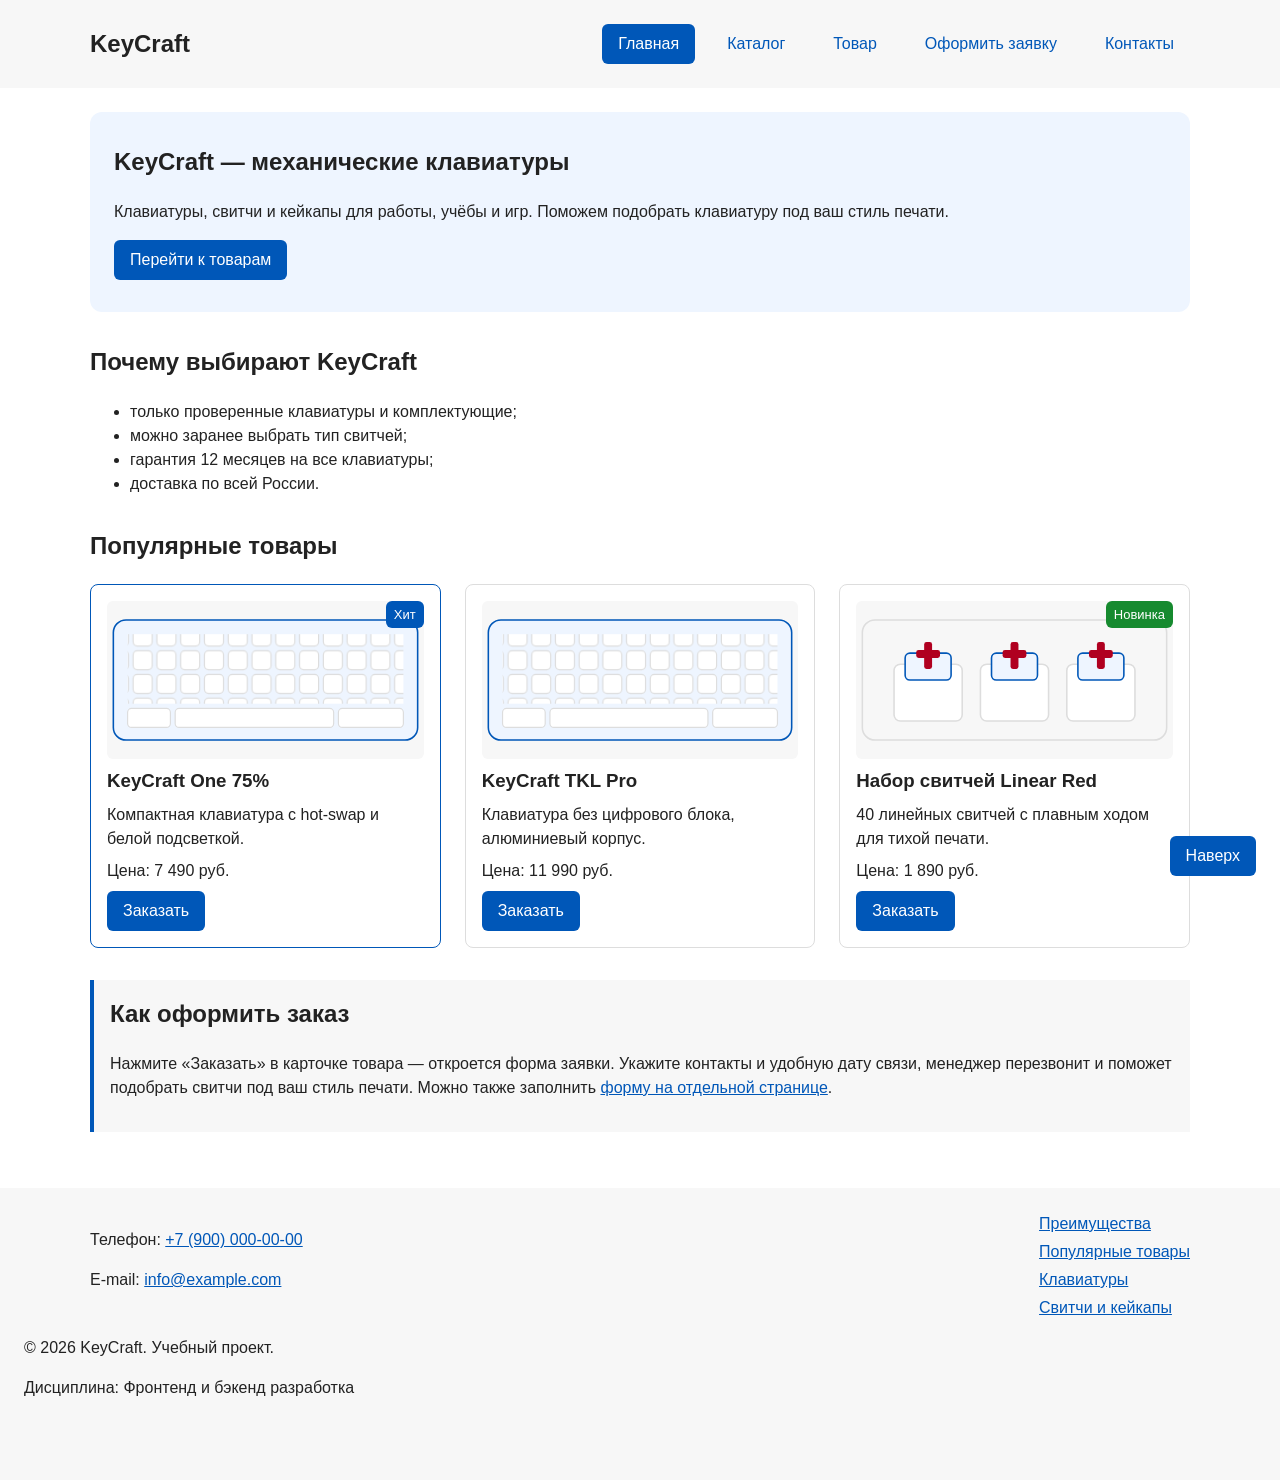
<file: index.html>
<!DOCTYPE html>
<html lang="ru">

<head>
    <meta charset="UTF-8">
    <meta name="viewport" content="width=device-width, initial-scale=1.0">
    <meta name="description" content="Магазин механических клавиатур KeyCraft: клавиатуры, свитчи и кейкапы с доставкой по России.">
    <title>KeyCraft — магазин механических клавиатур</title>
    <link rel="stylesheet" href="css/style.css">
    <script src="js/main.js" defer></script>
</head>

<body>
    <header class="site-header" id="top">
        <div class="site-header__inner">
            <a class="site-header__logo" href="index.html">KeyCraft</a>

            <nav class="site-nav" aria-label="Основная навигация">
                <ul class="site-nav__list">
                    <li class="site-nav__item">
                        <a class="site-nav__link site-nav__link--active" aria-current="page" href="index.html">Главная</a>
                    </li>
                    <li class="site-nav__item">
                        <a class="site-nav__link" href="catalog.html">Каталог</a>
                    </li>
                    <li class="site-nav__item">
                        <a class="site-nav__link" href="product.html">Товар</a>
                    </li>
                    <li class="site-nav__item">
                        <a class="site-nav__link" href="order.html">Оформить заявку</a>
                    </li>
                    <li class="site-nav__item">
                        <a class="site-nav__link" href="contacts.html">Контакты</a>
                    </li>
                </ul>
            </nav>
        </div>
    </header>

    <main class="page">
        <section class="hero">
            <h1 class="hero__title">KeyCraft — механические клавиатуры</h1>
            <p class="hero__text">
                Клавиатуры, свитчи и кейкапы для работы, учёбы и игр.
                Поможем подобрать клавиатуру под ваш стиль печати.
            </p>
            <a class="button button--primary" href="#popular">Перейти к товарам</a>
        </section>

        <section class="section" id="advantages">
            <h2 class="section__title">Почему выбирают KeyCraft</h2>
            <ul class="advantages-list">
                <li class="advantages-list__item">только проверенные клавиатуры и комплектующие;</li>
                <li class="advantages-list__item">можно заранее выбрать тип свитчей;</li>
                <li class="advantages-list__item">гарантия 12 месяцев на все клавиатуры;</li>
                <li class="advantages-list__item">доставка по всей России.</li>
            </ul>
        </section>

        <section class="section" id="popular">
            <h2 class="section__title">Популярные товары</h2>

            <div class="products-grid">
                <article class="product-card product-card--hit">
                    <img class="product-card__image" src="images/keyboard.svg" width="400" height="200"
                        alt="Клавиатура KeyCraft One 75%">
                    <span class="product-card__badge">Хит</span>
                    <h3 class="product-card__title">KeyCraft One 75%</h3>
                    <p class="product-card__description">Компактная клавиатура с hot-swap и белой подсветкой.</p>
                    <p class="product-card__price">Цена: 7 490 руб.</p>
                    <button class="button button--primary product-card__button" type="button" data-product="KeyCraft One 75%">
                        Заказать
                    </button>
                </article>

                <article class="product-card">
                    <img class="product-card__image" src="images/keyboard.svg" width="400" height="200"
                        alt="Клавиатура KeyCraft TKL Pro">
                    <h3 class="product-card__title">KeyCraft TKL Pro</h3>
                    <p class="product-card__description">Клавиатура без цифрового блока, алюминиевый корпус.</p>
                    <p class="product-card__price">Цена: 11 990 руб.</p>
                    <button class="button button--primary product-card__button" type="button" data-product="KeyCraft TKL Pro">
                        Заказать
                    </button>
                </article>

                <article class="product-card product-card--new">
                    <img class="product-card__image" src="images/switches.svg" width="400" height="200"
                        alt="Набор механических свитчей Linear Red">
                    <span class="product-card__badge">Новинка</span>
                    <h3 class="product-card__title">Набор свитчей Linear Red</h3>
                    <p class="product-card__description">40 линейных свитчей с плавным ходом для тихой печати.</p>
                    <p class="product-card__price">Цена: 1 890 руб.</p>
                    <button class="button button--primary product-card__button" type="button" data-product="Набор свитчей Linear Red">
                        Заказать
                    </button>
                </article>
            </div>
        </section>

        <p class="success-message" id="success-message" role="status" hidden>
            Форма успешно отправлена!
        </p>

        <aside class="aside-info">
            <h2 class="aside-info__title">Как оформить заказ</h2>
            <p class="aside-info__text">
                Нажмите «Заказать» в карточке товара — откроется форма заявки.
                Укажите контакты и удобную дату связи, менеджер перезвонит
                и поможет подобрать свитчи под ваш стиль печати.
                Можно также заполнить <a href="order.html">форму на отдельной странице</a>.
            </p>
        </aside>
    </main>

    <footer class="site-footer" id="contacts">
        <div class="site-footer__inner">
            <div class="site-footer__col">
                <p class="site-footer__text">
                    Телефон: <a href="tel:+79000000000">+7 (900) 000-00-00</a>
                </p>
                <p class="site-footer__text">
                    E-mail: <a href="mailto:info@example.com">info@example.com</a>
                </p>
            </div>

            <nav class="site-footer__col" aria-label="Разделы сайта">
                <ul class="site-footer__list">
                    <li><a href="index.html#advantages">Преимущества</a></li>
                    <li><a href="index.html#popular">Популярные товары</a></li>
                    <li><a href="catalog.html#keyboards">Клавиатуры</a></li>
                    <li><a href="catalog.html#parts">Свитчи и кейкапы</a></li>
                </ul>
            </nav>
        </div>

        <p class="site-footer__text">&copy; 2026 KeyCraft. Учебный проект.</p>
        <p class="site-footer__text">Дисциплина: Фронтенд и бэкенд разработка</p>
    </footer>

    <dialog class="order-dialog" id="order-dialog" aria-labelledby="order-dialog-title">
        <h2 class="order-dialog__title" id="order-dialog-title">Оформление заявки</h2>

        <form class="order-form" id="order-form" action="#" method="post" novalidate>
            <input id="selected-product" name="selected-product" type="hidden">

            <div class="order-form__field">
                <label class="order-form__label" for="order-name">Имя</label>
                <input
                    class="order-form__input"
                    id="order-name"
                    name="name"
                    type="text"
                    placeholder="Введите ваше имя"
                    minlength="2"
                    autocomplete="given-name"
                    required
                >
            </div>

            <div class="order-form__field">
                <label class="order-form__label" for="order-email">E-mail</label>
                <input
                    class="order-form__input"
                    id="order-email"
                    name="email"
                    type="email"
                    placeholder="example@mail.ru"
                    autocomplete="email"
                    required
                >
            </div>

            <div class="order-form__field">
                <label class="order-form__label" for="order-phone">Телефон</label>
                <input
                    class="order-form__input"
                    id="order-phone"
                    name="phone"
                    type="tel"
                    inputmode="tel"
                    placeholder="+7 (900) 000-00-00"
                    pattern="^\+7 \(\d{3}\) \d{3}-\d{2}-\d{2}$"
                    required
                >
                <small class="order-form__hint">Формат: +7 (900) 000-00-00</small>
            </div>

            <div class="order-form__field">
                <label class="order-form__label" for="order-date">Дата связи</label>
                <input
                    class="order-form__input"
                    id="order-date"
                    name="date"
                    type="date"
                >
            </div>

            <div class="order-form__field">
                <label class="order-form__label" for="order-topic">Тема заявки</label>
                <select class="order-form__select" id="order-topic" name="topic" required>
                    <option value="">Выберите тему</option>
                    <option value="keyboard">Заказ клавиатуры</option>
                    <option value="switches">Подбор свитчей</option>
                    <option value="delivery">Доставка</option>
                    <option value="warranty">Гарантия и сервис</option>
                </select>
            </div>

            <div class="order-form__field">
                <label class="order-form__label" for="order-comment">Комментарий</label>
                <textarea
                    class="order-form__textarea"
                    id="order-comment"
                    name="comment"
                    rows="4"
                    placeholder="Укажите тип свитчей, раскладку или другие пожелания"
                ></textarea>
            </div>

            <div class="order-form__field order-form__field--checkbox">
                <label class="order-form__label">
                    <input
                        class="order-form__checkbox"
                        id="order-agreement"
                        name="agreement"
                        type="checkbox"
                        required
                    >
                    Я согласен на обработку данных
                </label>
            </div>

            <div class="order-form__actions">
                <button class="button button--secondary" type="button" id="close-order-dialog">Закрыть</button>
                <button class="button button--primary" type="submit">Отправить заявку</button>
            </div>
        </form>
    </dialog>

    <a class="scroll-top" href="#top">Наверх</a>
</body>

</html>
</file>
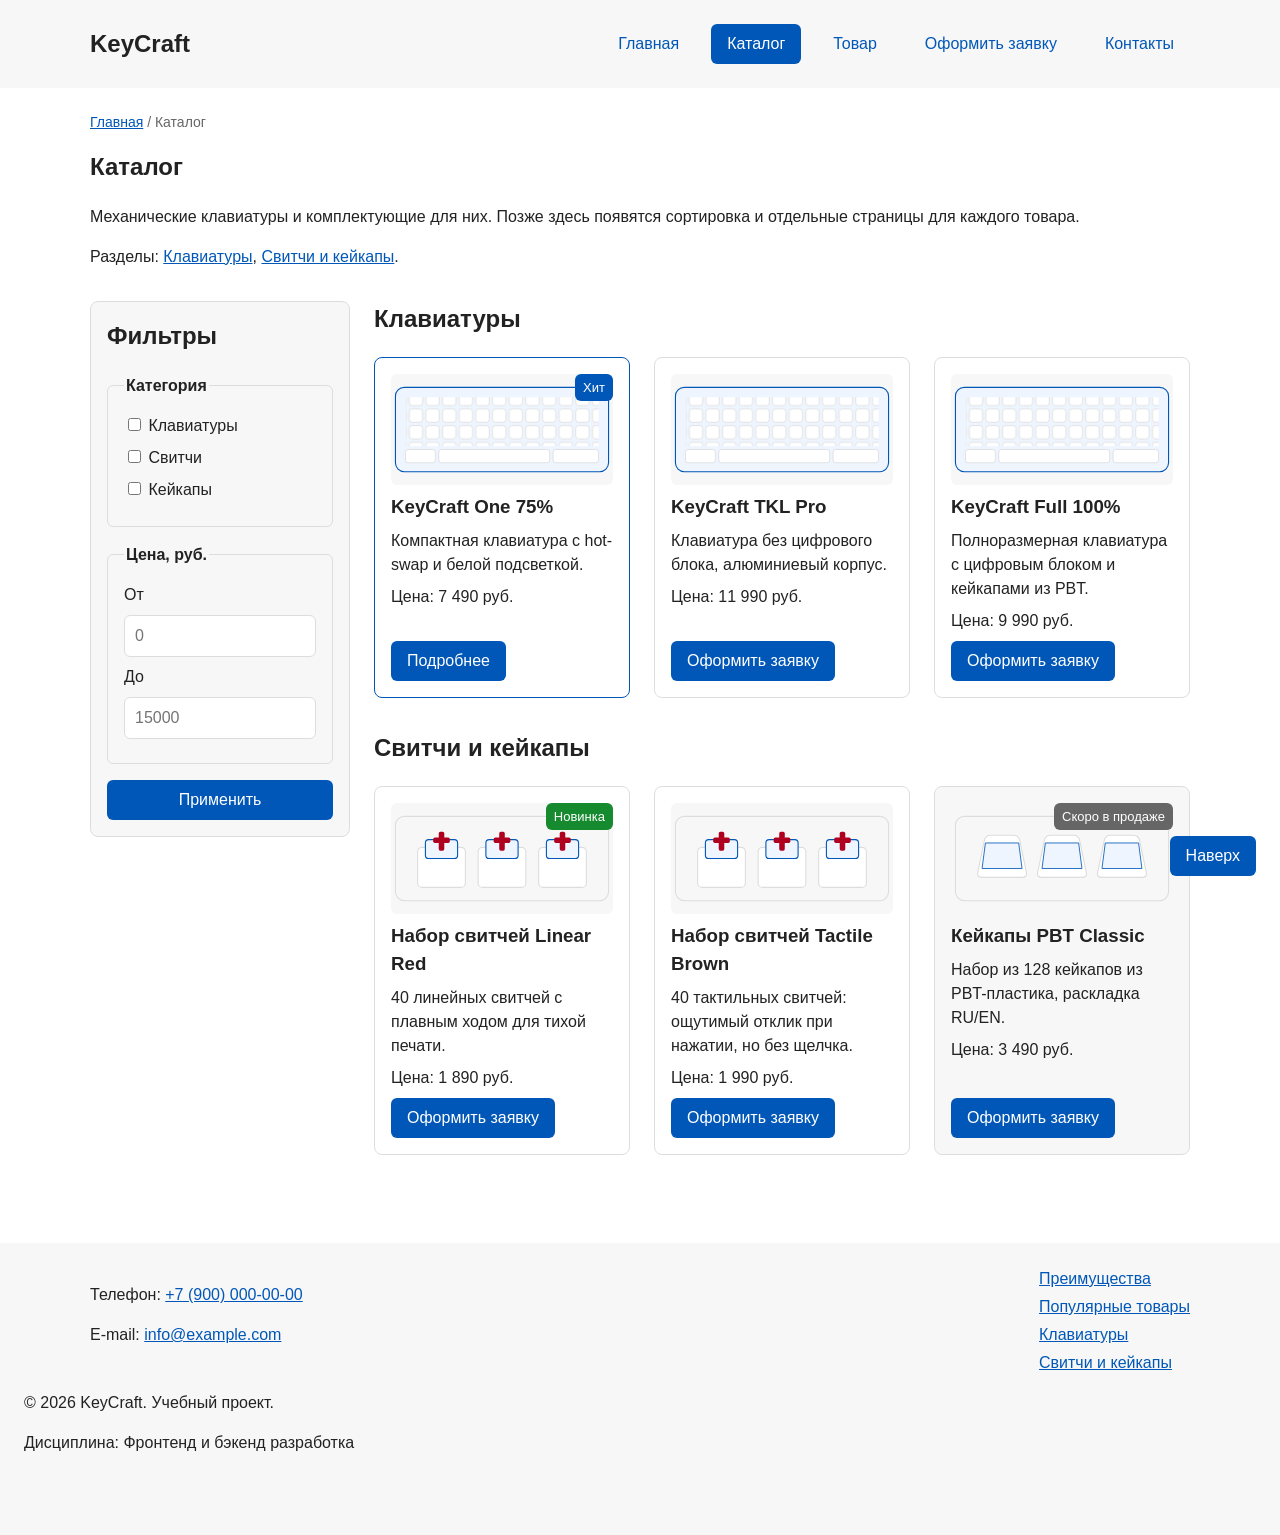
<file: catalog.html>
<!DOCTYPE html>
<html lang="ru">

<head>
    <meta charset="UTF-8">
    <meta name="viewport" content="width=device-width, initial-scale=1.0">
    <meta name="description" content="Каталог магазина KeyCraft: механические клавиатуры, наборы свитчей и кейкапы.">
    <title>Каталог — KeyCraft</title>
    <link rel="stylesheet" href="css/style.css">
</head>

<body>
    <header class="site-header" id="top">
        <div class="site-header__inner">
            <a class="site-header__logo" href="index.html">KeyCraft</a>

            <nav class="site-nav" aria-label="Основная навигация">
                <ul class="site-nav__list">
                    <li class="site-nav__item">
                        <a class="site-nav__link" href="index.html">Главная</a>
                    </li>
                    <li class="site-nav__item">
                        <a class="site-nav__link site-nav__link--active" aria-current="page" href="catalog.html">Каталог</a>
                    </li>
                    <li class="site-nav__item">
                        <a class="site-nav__link" href="product.html">Товар</a>
                    </li>
                    <li class="site-nav__item">
                        <a class="site-nav__link" href="order.html">Оформить заявку</a>
                    </li>
                    <li class="site-nav__item">
                        <a class="site-nav__link" href="contacts.html">Контакты</a>
                    </li>
                </ul>
            </nav>
        </div>
    </header>

    <main class="page">
        <nav class="breadcrumbs" aria-label="Навигационная цепочка">
            <a class="breadcrumbs__link" href="index.html">Главная</a>
            <span class="breadcrumbs__current">Каталог</span>
        </nav>

        <section class="section">
            <h1 class="section__title">Каталог</h1>
            <p>
                Механические клавиатуры и комплектующие для них.
                Позже здесь появятся сортировка и отдельные страницы для каждого товара.
            </p>
            <p>
                Разделы: <a href="#keyboards">Клавиатуры</a>,
                <a href="#parts">Свитчи и кейкапы</a>.
            </p>
        </section>

        <div class="catalog-layout">
            <aside class="catalog-filters catalog-layout__filters">
                <h2 class="catalog-filters__title">Фильтры</h2>

                <form class="filters-form" action="catalog.html" method="get">
                    <fieldset class="filters-form__group">
                        <legend class="filters-form__legend">Категория</legend>

                        <label class="filters-form__label">
                            <input class="filters-form__checkbox" type="checkbox" name="category" value="keyboards">
                            Клавиатуры
                        </label>

                        <label class="filters-form__label">
                            <input class="filters-form__checkbox" type="checkbox" name="category" value="switches">
                            Свитчи
                        </label>

                        <label class="filters-form__label">
                            <input class="filters-form__checkbox" type="checkbox" name="category" value="keycaps">
                            Кейкапы
                        </label>
                    </fieldset>

                    <fieldset class="filters-form__group">
                        <legend class="filters-form__legend">Цена, руб.</legend>

                        <label class="filters-form__label" for="price-from">От</label>
                        <input class="filters-form__input" id="price-from" name="price-from" type="number" min="0" placeholder="0">

                        <label class="filters-form__label" for="price-to">До</label>
                        <input class="filters-form__input" id="price-to" name="price-to" type="number" min="0" placeholder="15000">
                    </fieldset>

                    <button class="button button--primary" type="submit">Применить</button>
                </form>
            </aside>

            <div class="catalog-layout__products">
                <section class="section" id="keyboards">
                    <h2 class="section__title">Клавиатуры</h2>

                    <div class="products-grid">
                        <article class="product-card product-card--hit">
                            <img class="product-card__image" src="images/keyboard.svg" width="400" height="200"
                                alt="Клавиатура KeyCraft One 75%">
                            <span class="product-card__badge">Хит</span>
                            <h3 class="product-card__title">KeyCraft One 75%</h3>
                            <p class="product-card__description">Компактная клавиатура с hot-swap и белой подсветкой.</p>
                            <p class="product-card__price">Цена: 7 490 руб.</p>
                            <a class="button button--primary product-card__link" href="product.html">Подробнее</a>
                        </article>

                        <article class="product-card">
                            <img class="product-card__image" src="images/keyboard.svg" width="400" height="200"
                                alt="Клавиатура KeyCraft TKL Pro">
                            <h3 class="product-card__title">KeyCraft TKL Pro</h3>
                            <p class="product-card__description">Клавиатура без цифрового блока, алюминиевый корпус.</p>
                            <p class="product-card__price">Цена: 11 990 руб.</p>
                            <a class="button button--primary product-card__link" href="order.html">Оформить заявку</a>
                        </article>

                        <article class="product-card">
                            <img class="product-card__image" src="images/keyboard.svg" width="400" height="200"
                                alt="Клавиатура KeyCraft Full 100%">
                            <h3 class="product-card__title">KeyCraft Full 100%</h3>
                            <p class="product-card__description">Полноразмерная клавиатура с цифровым блоком и кейкапами из PBT.</p>
                            <p class="product-card__price">Цена: 9 990 руб.</p>
                            <a class="button button--primary product-card__link" href="order.html">Оформить заявку</a>
                        </article>
                    </div>
                </section>

                <section class="section" id="parts">
                    <h2 class="section__title">Свитчи и кейкапы</h2>

                    <div class="products-grid">
                        <article class="product-card product-card--new">
                            <img class="product-card__image" src="images/switches.svg" width="400" height="200"
                                alt="Набор свитчей Linear Red">
                            <span class="product-card__badge">Новинка</span>
                            <h3 class="product-card__title">Набор свитчей Linear Red</h3>
                            <p class="product-card__description">40 линейных свитчей с плавным ходом для тихой печати.</p>
                            <p class="product-card__price">Цена: 1 890 руб.</p>
                            <a class="button button--primary product-card__link" href="order.html">Оформить заявку</a>
                        </article>

                        <article class="product-card">
                            <img class="product-card__image" src="images/switches.svg" width="400" height="200"
                                alt="Набор свитчей Tactile Brown">
                            <h3 class="product-card__title">Набор свитчей Tactile Brown</h3>
                            <p class="product-card__description">40 тактильных свитчей: ощутимый отклик при нажатии, но без щелчка.</p>
                            <p class="product-card__price">Цена: 1 990 руб.</p>
                            <a class="button button--primary product-card__link" href="order.html">Оформить заявку</a>
                        </article>

                        <article class="product-card product-card--soon">
                            <img class="product-card__image" src="images/keycaps.svg" width="400" height="200"
                                alt="Кейкапы PBT Classic">
                            <span class="product-card__badge">Скоро в продаже</span>
                            <h3 class="product-card__title">Кейкапы PBT Classic</h3>
                            <p class="product-card__description">Набор из 128 кейкапов из PBT-пластика, раскладка RU/EN.</p>
                            <p class="product-card__price">Цена: 3 490 руб.</p>
                            <a class="button button--primary product-card__link" href="order.html">Оформить заявку</a>
                        </article>
                    </div>
                </section>
            </div>
        </div>
    </main>

    <footer class="site-footer" id="contacts">
        <div class="site-footer__inner">
            <div class="site-footer__col">
                <p class="site-footer__text">
                    Телефон: <a href="tel:+79000000000">+7 (900) 000-00-00</a>
                </p>
                <p class="site-footer__text">
                    E-mail: <a href="mailto:info@example.com">info@example.com</a>
                </p>
            </div>

            <nav class="site-footer__col" aria-label="Разделы сайта">
                <ul class="site-footer__list">
                    <li><a href="index.html#advantages">Преимущества</a></li>
                    <li><a href="index.html#popular">Популярные товары</a></li>
                    <li><a href="catalog.html#keyboards">Клавиатуры</a></li>
                    <li><a href="catalog.html#parts">Свитчи и кейкапы</a></li>
                </ul>
            </nav>
        </div>

        <p class="site-footer__text">&copy; 2026 KeyCraft. Учебный проект.</p>
        <p class="site-footer__text">Дисциплина: Фронтенд и бэкенд разработка</p>
    </footer>

    <a class="scroll-top" href="#top">Наверх</a>
</body>

</html>
</file>
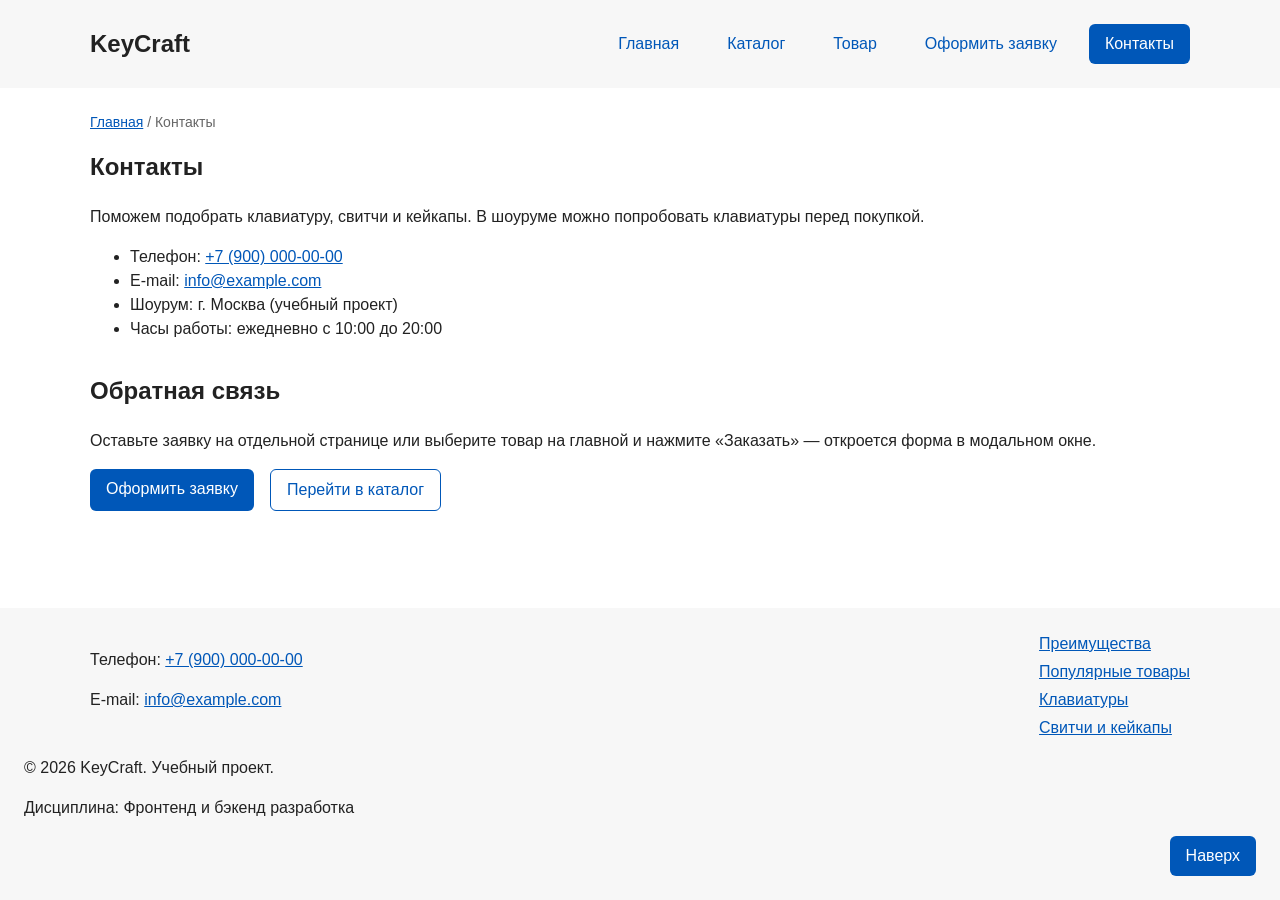
<file: contacts.html>
<!DOCTYPE html>
<html lang="ru">

<head>
    <meta charset="UTF-8">
    <meta name="viewport" content="width=device-width, initial-scale=1.0">
    <meta name="description" content="Контакты магазина KeyCraft: телефон, e-mail, адрес шоурума и часы работы.">
    <title>Контакты — KeyCraft</title>
    <link rel="stylesheet" href="css/style.css">
</head>

<body>
    <header class="site-header" id="top">
        <div class="site-header__inner">
            <a class="site-header__logo" href="index.html">KeyCraft</a>

            <nav class="site-nav" aria-label="Основная навигация">
                <ul class="site-nav__list">
                    <li class="site-nav__item">
                        <a class="site-nav__link" href="index.html">Главная</a>
                    </li>
                    <li class="site-nav__item">
                        <a class="site-nav__link" href="catalog.html">Каталог</a>
                    </li>
                    <li class="site-nav__item">
                        <a class="site-nav__link" href="product.html">Товар</a>
                    </li>
                    <li class="site-nav__item">
                        <a class="site-nav__link" href="order.html">Оформить заявку</a>
                    </li>
                    <li class="site-nav__item">
                        <a class="site-nav__link site-nav__link--active" aria-current="page" href="contacts.html">Контакты</a>
                    </li>
                </ul>
            </nav>
        </div>
    </header>

    <main class="page">
        <nav class="breadcrumbs" aria-label="Навигационная цепочка">
            <a class="breadcrumbs__link" href="index.html">Главная</a>
            <span class="breadcrumbs__current">Контакты</span>
        </nav>

        <section class="section">
            <h1 class="section__title">Контакты</h1>
            <p>
                Поможем подобрать клавиатуру, свитчи и кейкапы.
                В шоуруме можно попробовать клавиатуры перед покупкой.
            </p>

            <address class="contacts-list">
                <ul class="contacts-list__items">
                    <li class="contacts-list__item">Телефон: <a href="tel:+79000000000">+7 (900) 000-00-00</a></li>
                    <li class="contacts-list__item">E-mail: <a href="mailto:info@example.com">info@example.com</a></li>
                    <li class="contacts-list__item">Шоурум: г. Москва (учебный проект)</li>
                    <li class="contacts-list__item">Часы работы: ежедневно с 10:00 до 20:00</li>
                </ul>
            </address>
        </section>

        <section class="section" id="feedback">
            <h2 class="section__title">Обратная связь</h2>
            <p>
                Оставьте заявку на отдельной странице или выберите товар
                на главной и нажмите «Заказать» — откроется форма в модальном окне.
            </p>
            <div class="contacts-actions">
                <a class="button button--primary" href="order.html">Оформить заявку</a>
                <a class="button button--secondary" href="catalog.html">Перейти в каталог</a>
            </div>
        </section>
    </main>

    <footer class="site-footer" id="contacts">
        <div class="site-footer__inner">
            <div class="site-footer__col">
                <p class="site-footer__text">
                    Телефон: <a href="tel:+79000000000">+7 (900) 000-00-00</a>
                </p>
                <p class="site-footer__text">
                    E-mail: <a href="mailto:info@example.com">info@example.com</a>
                </p>
            </div>

            <nav class="site-footer__col" aria-label="Разделы сайта">
                <ul class="site-footer__list">
                    <li><a href="index.html#advantages">Преимущества</a></li>
                    <li><a href="index.html#popular">Популярные товары</a></li>
                    <li><a href="catalog.html#keyboards">Клавиатуры</a></li>
                    <li><a href="catalog.html#parts">Свитчи и кейкапы</a></li>
                </ul>
            </nav>
        </div>

        <p class="site-footer__text">&copy; 2026 KeyCraft. Учебный проект.</p>
        <p class="site-footer__text">Дисциплина: Фронтенд и бэкенд разработка</p>
    </footer>

    <a class="scroll-top" href="#top">Наверх</a>
</body>

</html>
</file>
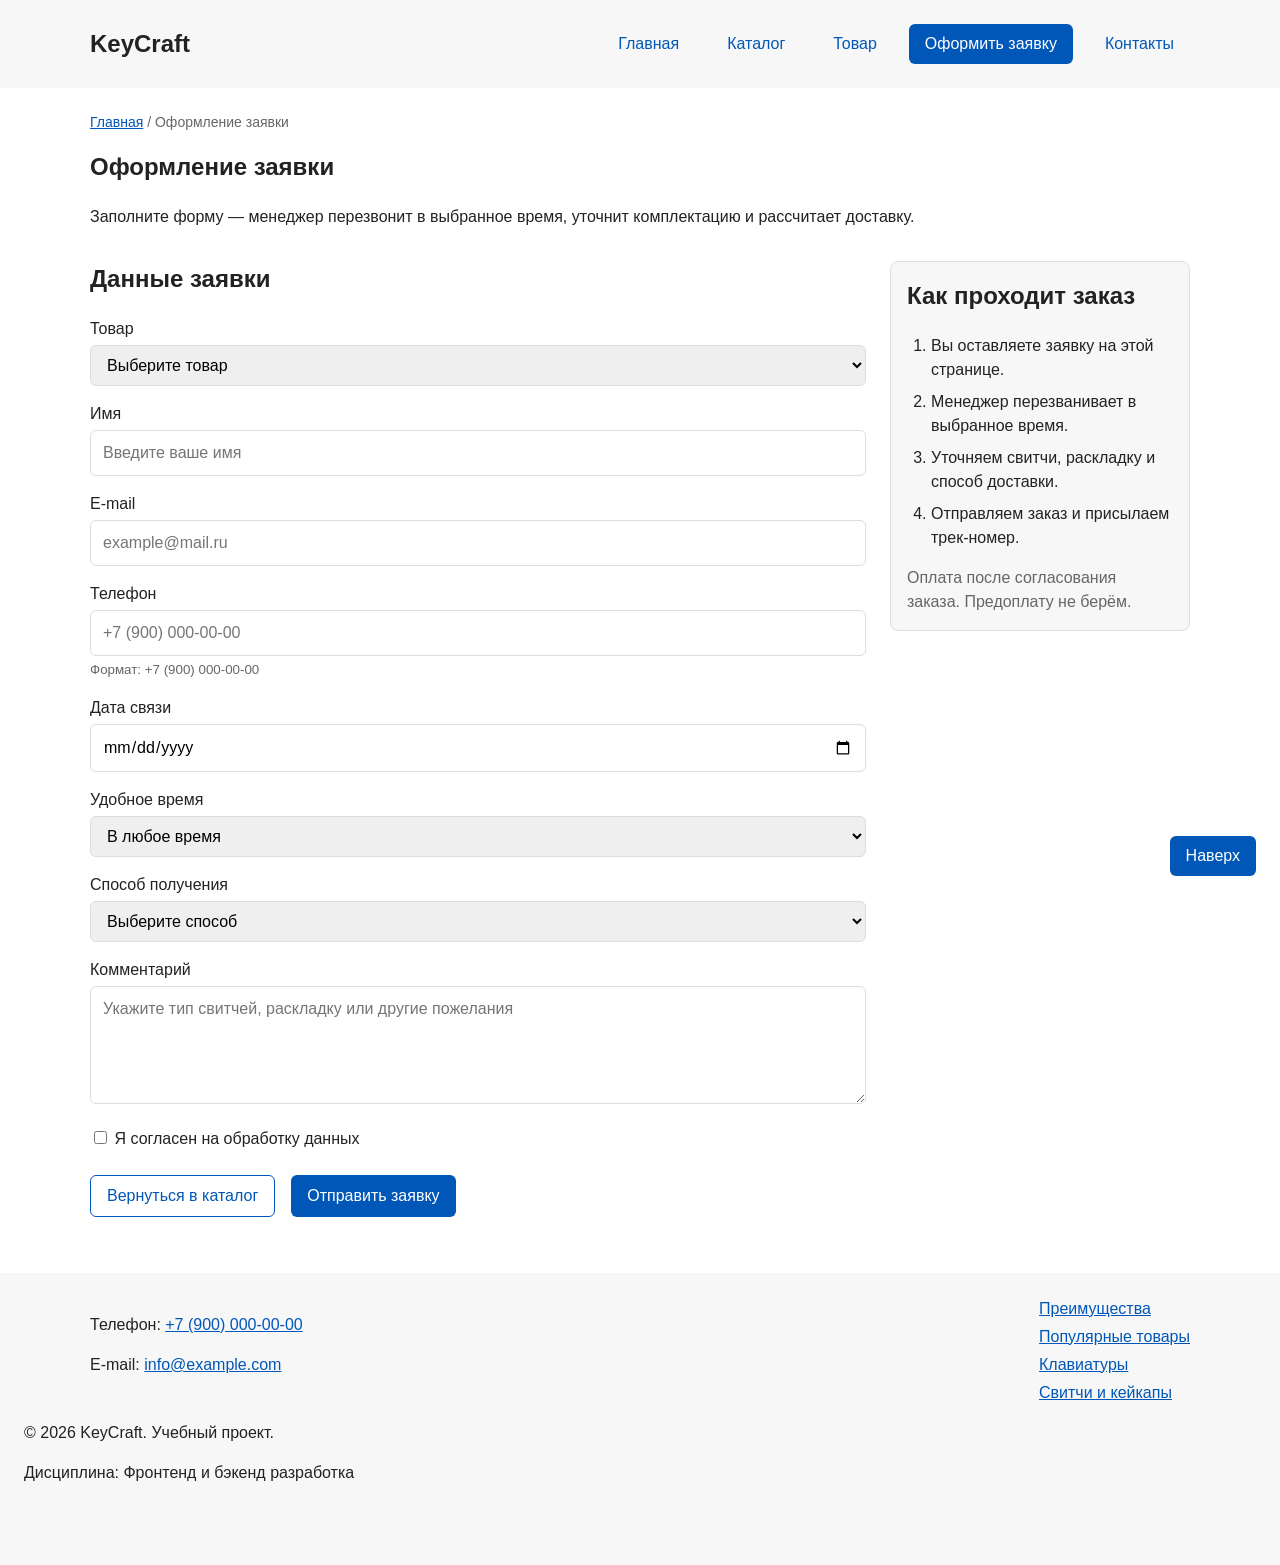
<file: order.html>
<!DOCTYPE html>
<html lang="ru">

<head>
    <meta charset="UTF-8">
    <meta name="viewport" content="width=device-width, initial-scale=1.0">
    <meta name="description" content="Оформление заявки в магазине KeyCraft: выберите товар, укажите контакты и удобное время связи.">
    <title>Оформление заявки — KeyCraft</title>
    <link rel="stylesheet" href="css/style.css">
    <script src="js/main.js" defer></script>
</head>

<body>
    <header class="site-header" id="top">
        <div class="site-header__inner">
            <a class="site-header__logo" href="index.html">KeyCraft</a>

            <nav class="site-nav" aria-label="Основная навигация">
                <ul class="site-nav__list">
                    <li class="site-nav__item">
                        <a class="site-nav__link" href="index.html">Главная</a>
                    </li>
                    <li class="site-nav__item">
                        <a class="site-nav__link" href="catalog.html">Каталог</a>
                    </li>
                    <li class="site-nav__item">
                        <a class="site-nav__link" href="product.html">Товар</a>
                    </li>
                    <li class="site-nav__item">
                        <a class="site-nav__link site-nav__link--active" aria-current="page" href="order.html">Оформить заявку</a>
                    </li>
                    <li class="site-nav__item">
                        <a class="site-nav__link" href="contacts.html">Контакты</a>
                    </li>
                </ul>
            </nav>
        </div>
    </header>

    <main class="page">
        <nav class="breadcrumbs" aria-label="Навигационная цепочка">
            <a class="breadcrumbs__link" href="index.html">Главная</a>
            <span class="breadcrumbs__current">Оформление заявки</span>
        </nav>

        <section class="section">
            <h1 class="section__title">Оформление заявки</h1>
            <p>
                Заполните форму — менеджер перезвонит в выбранное время,
                уточнит комплектацию и рассчитает доставку.
            </p>
        </section>

        <div class="order-layout">
            <section class="section order-layout__form">
                <h2 class="section__title">Данные заявки</h2>

                <form class="order-form" id="order-form" action="#" method="post" novalidate>
                    <div class="order-form__field">
                        <label class="order-form__label" for="order-product">Товар</label>
                        <select class="order-form__select" id="order-product" name="product" required>
                            <option value="">Выберите товар</option>
                            <option value="KeyCraft One 75%">KeyCraft One 75% — 7 490 руб.</option>
                            <option value="KeyCraft TKL Pro">KeyCraft TKL Pro — 11 990 руб.</option>
                            <option value="KeyCraft Full 100%">KeyCraft Full 100% — 9 990 руб.</option>
                            <option value="Набор свитчей Linear Red">Набор свитчей Linear Red — 1 890 руб.</option>
                            <option value="Набор свитчей Tactile Brown">Набор свитчей Tactile Brown — 1 990 руб.</option>
                            <option value="Кейкапы PBT Classic">Кейкапы PBT Classic — 3 490 руб.</option>
                        </select>
                    </div>

                    <div class="order-form__field">
                        <label class="order-form__label" for="order-name">Имя</label>
                        <input
                            class="order-form__input"
                            id="order-name"
                            name="name"
                            type="text"
                            placeholder="Введите ваше имя"
                            minlength="2"
                            autocomplete="given-name"
                            required
                        >
                    </div>

                    <div class="order-form__field">
                        <label class="order-form__label" for="order-email">E-mail</label>
                        <input
                            class="order-form__input"
                            id="order-email"
                            name="email"
                            type="email"
                            placeholder="example@mail.ru"
                            autocomplete="email"
                            required
                        >
                    </div>

                    <div class="order-form__field">
                        <label class="order-form__label" for="order-phone">Телефон</label>
                        <input
                            class="order-form__input"
                            id="order-phone"
                            name="phone"
                            type="tel"
                            inputmode="tel"
                            placeholder="+7 (900) 000-00-00"
                            pattern="^\+7 \(\d{3}\) \d{3}-\d{2}-\d{2}$"
                            required
                        >
                        <small class="order-form__hint">Формат: +7 (900) 000-00-00</small>
                    </div>

                    <div class="order-form__field">
                        <label class="order-form__label" for="order-date">Дата связи</label>
                        <input class="order-form__input" id="order-date" name="date" type="date">
                    </div>

                    <div class="order-form__field">
                        <label class="order-form__label" for="order-time">Удобное время</label>
                        <select class="order-form__select" id="order-time" name="time">
                            <option value="any">В любое время</option>
                            <option value="morning">С 10:00 до 13:00</option>
                            <option value="day">С 13:00 до 17:00</option>
                            <option value="evening">С 17:00 до 20:00</option>
                        </select>
                    </div>

                    <div class="order-form__field">
                        <label class="order-form__label" for="order-delivery">Способ получения</label>
                        <select class="order-form__select" id="order-delivery" name="delivery" required>
                            <option value="">Выберите способ</option>
                            <option value="pickup">Самовывоз из шоурума</option>
                            <option value="courier">Курьер по Москве</option>
                            <option value="post">Доставка по России</option>
                        </select>
                    </div>

                    <div class="order-form__field">
                        <label class="order-form__label" for="order-comment">Комментарий</label>
                        <textarea
                            class="order-form__textarea"
                            id="order-comment"
                            name="comment"
                            rows="4"
                            placeholder="Укажите тип свитчей, раскладку или другие пожелания"
                        ></textarea>
                    </div>

                    <div class="order-form__field order-form__field--checkbox">
                        <label class="order-form__label">
                            <input class="order-form__checkbox" id="order-agreement" name="agreement" type="checkbox" required>
                            Я согласен на обработку данных
                        </label>
                    </div>

                    <p class="success-message" id="success-message" role="status" hidden>
                        Заявка отправлена! Менеджер свяжется с вами в выбранное время.
                    </p>

                    <div class="order-form__actions">
                        <a class="button button--secondary" href="catalog.html">Вернуться в каталог</a>
                        <button class="button button--primary" type="submit">Отправить заявку</button>
                    </div>
                </form>
            </section>

            <aside class="order-aside order-layout__aside">
                <h2 class="order-aside__title">Как проходит заказ</h2>

                <ol class="order-steps">
                    <li class="order-steps__item">Вы оставляете заявку на этой странице.</li>
                    <li class="order-steps__item">Менеджер перезванивает в выбранное время.</li>
                    <li class="order-steps__item">Уточняем свитчи, раскладку и способ доставки.</li>
                    <li class="order-steps__item">Отправляем заказ и присылаем трек-номер.</li>
                </ol>

                <p class="order-aside__note">
                    Оплата после согласования заказа. Предоплату не берём.
                </p>
            </aside>
        </div>
    </main>

    <footer class="site-footer" id="contacts">
        <div class="site-footer__inner">
            <div class="site-footer__col">
                <p class="site-footer__text">
                    Телефон: <a href="tel:+79000000000">+7 (900) 000-00-00</a>
                </p>
                <p class="site-footer__text">
                    E-mail: <a href="mailto:info@example.com">info@example.com</a>
                </p>
            </div>

            <nav class="site-footer__col" aria-label="Разделы сайта">
                <ul class="site-footer__list">
                    <li><a href="index.html#advantages">Преимущества</a></li>
                    <li><a href="index.html#popular">Популярные товары</a></li>
                    <li><a href="catalog.html#keyboards">Клавиатуры</a></li>
                    <li><a href="catalog.html#parts">Свитчи и кейкапы</a></li>
                </ul>
            </nav>
        </div>

        <p class="site-footer__text">&copy; 2026 KeyCraft. Учебный проект.</p>
        <p class="site-footer__text">Дисциплина: Фронтенд и бэкенд разработка</p>
    </footer>

    <a class="scroll-top" href="#top">Наверх</a>
</body>

</html>
</file>
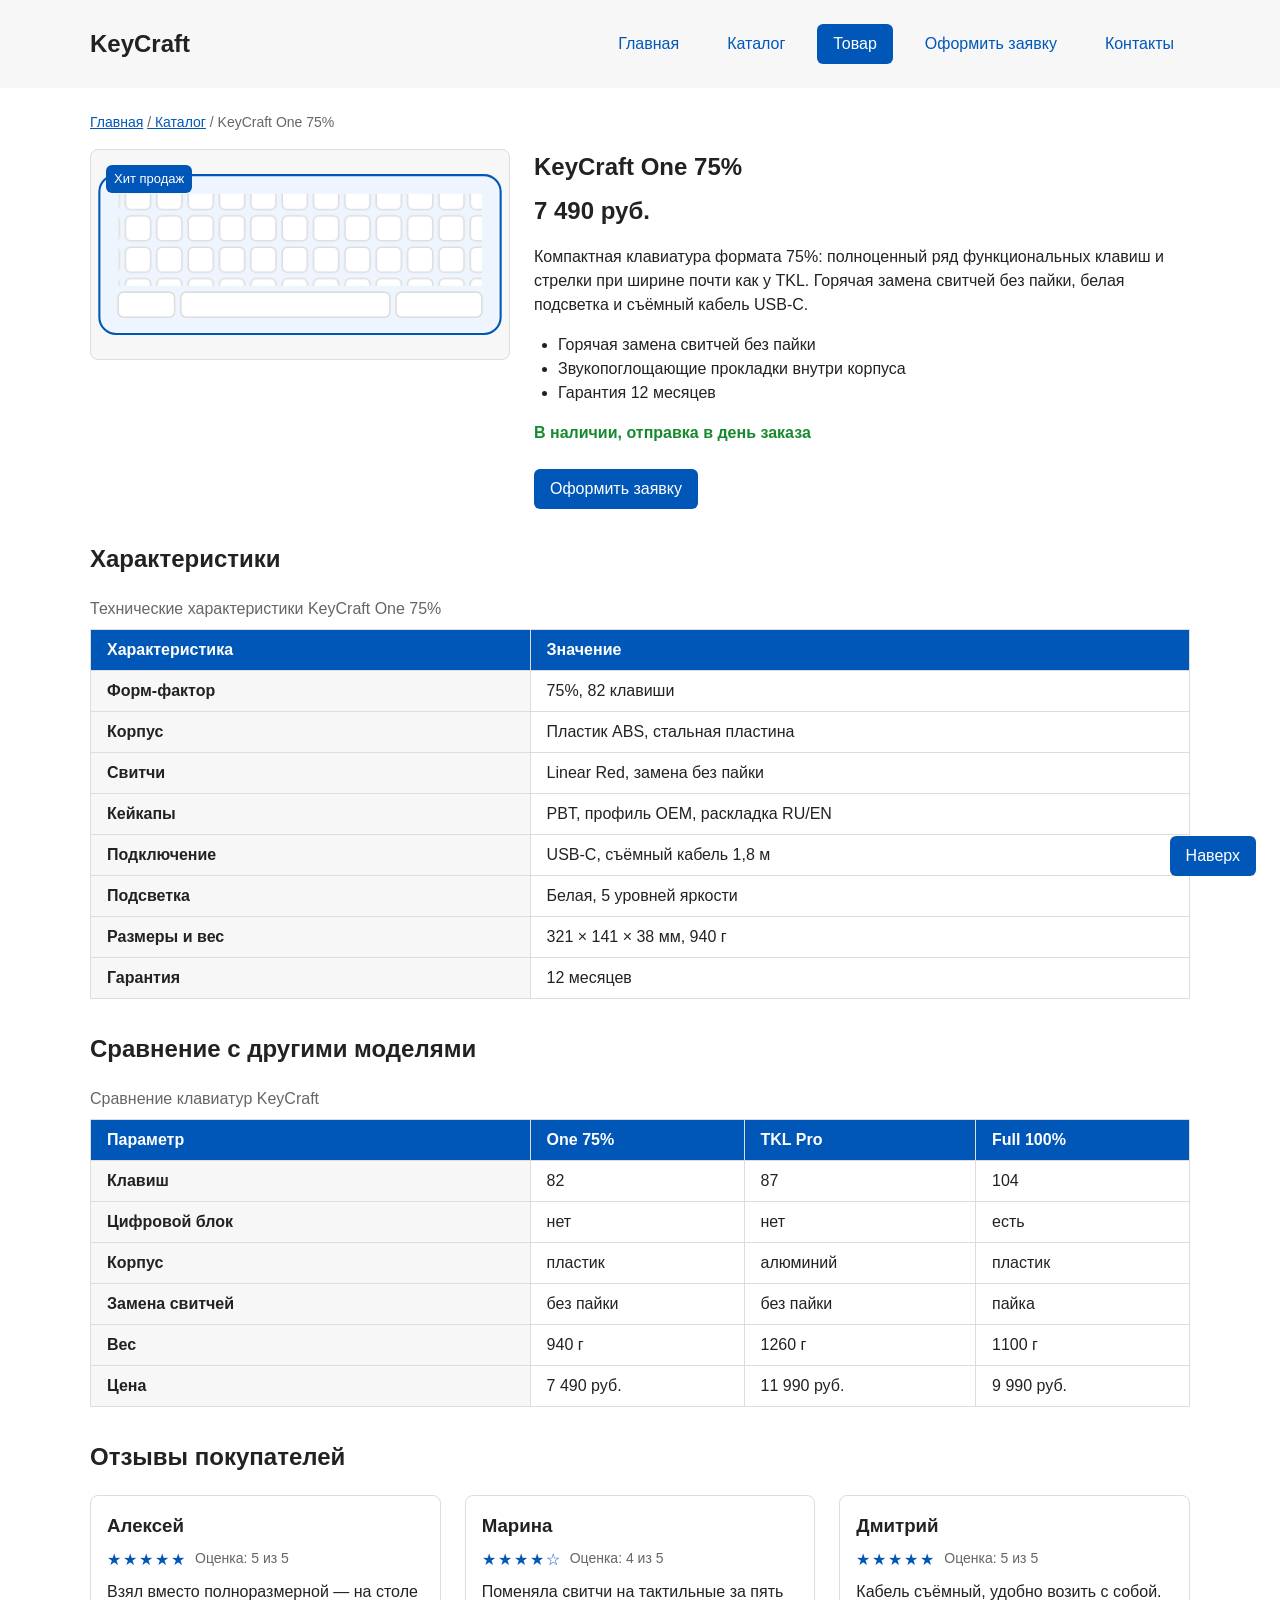
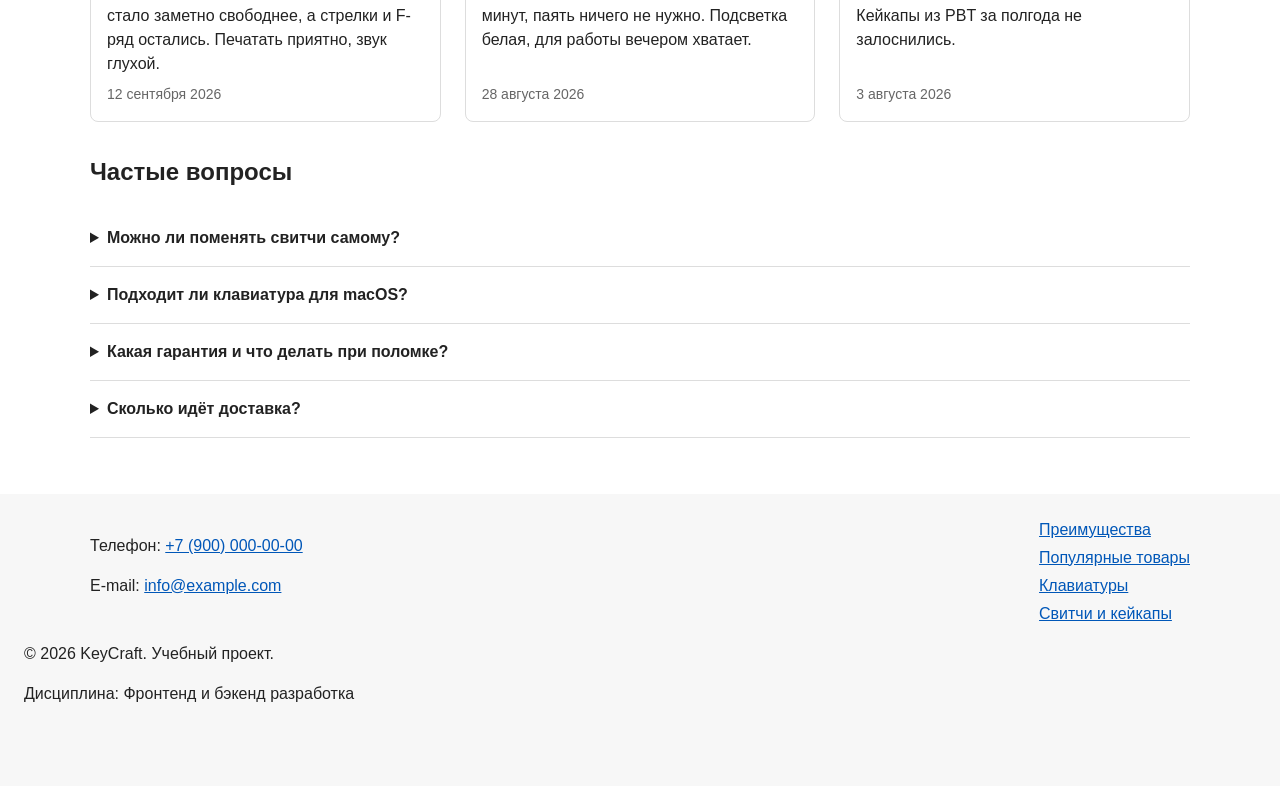
<file: product.html>
<!DOCTYPE html>
<html lang="ru">

<head>
    <meta charset="UTF-8">
    <meta name="viewport" content="width=device-width, initial-scale=1.0">
    <meta name="description" content="KeyCraft One 75% — компактная механическая клавиатура с hot-swap: характеристики, сравнение с другими моделями, отзывы и частые вопросы.">
    <title>KeyCraft One 75% — KeyCraft</title>
    <link rel="stylesheet" href="css/style.css">
</head>

<body>
    <header class="site-header" id="top">
        <div class="site-header__inner">
            <a class="site-header__logo" href="index.html">KeyCraft</a>

            <nav class="site-nav" aria-label="Основная навигация">
                <ul class="site-nav__list">
                    <li class="site-nav__item">
                        <a class="site-nav__link" href="index.html">Главная</a>
                    </li>
                    <li class="site-nav__item">
                        <a class="site-nav__link" href="catalog.html">Каталог</a>
                    </li>
                    <li class="site-nav__item">
                        <a class="site-nav__link site-nav__link--active" aria-current="page" href="product.html">Товар</a>
                    </li>
                    <li class="site-nav__item">
                        <a class="site-nav__link" href="order.html">Оформить заявку</a>
                    </li>
                    <li class="site-nav__item">
                        <a class="site-nav__link" href="contacts.html">Контакты</a>
                    </li>
                </ul>
            </nav>
        </div>
    </header>

    <main class="page">
        <nav class="breadcrumbs" aria-label="Навигационная цепочка">
            <a class="breadcrumbs__link" href="index.html">Главная</a>
            <a class="breadcrumbs__link" href="catalog.html">Каталог</a>
            <span class="breadcrumbs__current">KeyCraft One 75%</span>
        </nav>

        <section class="section product">
            <div class="product__media">
                <img class="product__image" src="images/keyboard.svg" width="400" height="200"
                    alt="Клавиатура KeyCraft One 75% с компактной раскладкой без цифрового блока">
                <span class="product__badge product__badge--hit">Хит продаж</span>
            </div>

            <div class="product__info">
                <h1 class="product__title">KeyCraft One 75%</h1>
                <p class="product__price">7 490 руб.</p>
                <p class="product__description">
                    Компактная клавиатура формата 75%: полноценный ряд функциональных клавиш
                    и стрелки при ширине почти как у TKL. Горячая замена свитчей без пайки,
                    белая подсветка и съёмный кабель USB-C.
                </p>

                <ul class="product__highlights">
                    <li class="product__highlight">Горячая замена свитчей без пайки</li>
                    <li class="product__highlight">Звукопоглощающие прокладки внутри корпуса</li>
                    <li class="product__highlight">Гарантия 12 месяцев</li>
                </ul>

                <p class="product__stock">В наличии, отправка в день заказа</p>

                <a class="button button--primary product__button" href="order.html">
                    Оформить заявку
                </a>
            </div>
        </section>

        <section class="section" id="specs">
            <h2 class="section__title">Характеристики</h2>

            <div class="table-scroll">
                <table class="specs-table">
                    <caption class="specs-table__caption">Технические характеристики KeyCraft One 75%</caption>
                    <thead class="specs-table__head">
                        <tr>
                            <th class="specs-table__th" scope="col">Характеристика</th>
                            <th class="specs-table__th" scope="col">Значение</th>
                        </tr>
                    </thead>
                    <tbody>
                        <tr class="specs-table__row">
                            <th class="specs-table__th specs-table__th--row" scope="row">Форм-фактор</th>
                            <td class="specs-table__td">75%, 82 клавиши</td>
                        </tr>
                        <tr class="specs-table__row">
                            <th class="specs-table__th specs-table__th--row" scope="row">Корпус</th>
                            <td class="specs-table__td">Пластик ABS, стальная пластина</td>
                        </tr>
                        <tr class="specs-table__row">
                            <th class="specs-table__th specs-table__th--row" scope="row">Свитчи</th>
                            <td class="specs-table__td">Linear Red, замена без пайки</td>
                        </tr>
                        <tr class="specs-table__row">
                            <th class="specs-table__th specs-table__th--row" scope="row">Кейкапы</th>
                            <td class="specs-table__td">PBT, профиль OEM, раскладка RU/EN</td>
                        </tr>
                        <tr class="specs-table__row">
                            <th class="specs-table__th specs-table__th--row" scope="row">Подключение</th>
                            <td class="specs-table__td">USB-C, съёмный кабель 1,8 м</td>
                        </tr>
                        <tr class="specs-table__row">
                            <th class="specs-table__th specs-table__th--row" scope="row">Подсветка</th>
                            <td class="specs-table__td">Белая, 5 уровней яркости</td>
                        </tr>
                        <tr class="specs-table__row">
                            <th class="specs-table__th specs-table__th--row" scope="row">Размеры и вес</th>
                            <td class="specs-table__td">321 × 141 × 38 мм, 940 г</td>
                        </tr>
                        <tr class="specs-table__row">
                            <th class="specs-table__th specs-table__th--row" scope="row">Гарантия</th>
                            <td class="specs-table__td">12 месяцев</td>
                        </tr>
                    </tbody>
                </table>
            </div>
        </section>

        <section class="section" id="compare">
            <h2 class="section__title">Сравнение с другими моделями</h2>

            <div class="table-scroll">
                <table class="specs-table">
                    <caption class="specs-table__caption">Сравнение клавиатур KeyCraft</caption>
                    <thead class="specs-table__head">
                        <tr>
                            <th class="specs-table__th" scope="col">Параметр</th>
                            <th class="specs-table__th" scope="col">One 75%</th>
                            <th class="specs-table__th" scope="col">TKL Pro</th>
                            <th class="specs-table__th" scope="col">Full 100%</th>
                        </tr>
                    </thead>
                    <tbody>
                        <tr class="specs-table__row">
                            <th class="specs-table__th specs-table__th--row" scope="row">Клавиш</th>
                            <td class="specs-table__td">82</td>
                            <td class="specs-table__td">87</td>
                            <td class="specs-table__td">104</td>
                        </tr>
                        <tr class="specs-table__row">
                            <th class="specs-table__th specs-table__th--row" scope="row">Цифровой блок</th>
                            <td class="specs-table__td">нет</td>
                            <td class="specs-table__td">нет</td>
                            <td class="specs-table__td">есть</td>
                        </tr>
                        <tr class="specs-table__row">
                            <th class="specs-table__th specs-table__th--row" scope="row">Корпус</th>
                            <td class="specs-table__td">пластик</td>
                            <td class="specs-table__td">алюминий</td>
                            <td class="specs-table__td">пластик</td>
                        </tr>
                        <tr class="specs-table__row">
                            <th class="specs-table__th specs-table__th--row" scope="row">Замена свитчей</th>
                            <td class="specs-table__td">без пайки</td>
                            <td class="specs-table__td">без пайки</td>
                            <td class="specs-table__td">пайка</td>
                        </tr>
                        <tr class="specs-table__row">
                            <th class="specs-table__th specs-table__th--row" scope="row">Вес</th>
                            <td class="specs-table__td">940 г</td>
                            <td class="specs-table__td">1260 г</td>
                            <td class="specs-table__td">1100 г</td>
                        </tr>
                        <tr class="specs-table__row">
                            <th class="specs-table__th specs-table__th--row" scope="row">Цена</th>
                            <td class="specs-table__td">7 490 руб.</td>
                            <td class="specs-table__td">11 990 руб.</td>
                            <td class="specs-table__td">9 990 руб.</td>
                        </tr>
                    </tbody>
                </table>
            </div>
        </section>

        <section class="section" id="reviews">
            <h2 class="section__title">Отзывы покупателей</h2>

            <div class="reviews">
                <article class="review">
                    <h3 class="review__author">Алексей</h3>
                    <p class="review__rating"><span class="review__stars" aria-hidden="true">★★★★★</span><span class="review__score">Оценка: 5 из 5</span></p>
                    <p class="review__text">
                        Взял вместо полноразмерной — на столе стало заметно свободнее,
                        а стрелки и F-ряд остались. Печатать приятно, звук глухой.
                    </p>
                    <p class="review__date">12 сентября 2026</p>
                </article>

                <article class="review">
                    <h3 class="review__author">Марина</h3>
                    <p class="review__rating"><span class="review__stars" aria-hidden="true">★★★★☆</span><span class="review__score">Оценка: 4 из 5</span></p>
                    <p class="review__text">
                        Поменяла свитчи на тактильные за пять минут, паять ничего не нужно.
                        Подсветка белая, для работы вечером хватает.
                    </p>
                    <p class="review__date">28 августа 2026</p>
                </article>

                <article class="review">
                    <h3 class="review__author">Дмитрий</h3>
                    <p class="review__rating"><span class="review__stars" aria-hidden="true">★★★★★</span><span class="review__score">Оценка: 5 из 5</span></p>
                    <p class="review__text">
                        Кабель съёмный, удобно возить с собой. Кейкапы из PBT
                        за полгода не залоснились.
                    </p>
                    <p class="review__date">3 августа 2026</p>
                </article>
            </div>
        </section>

        <section class="section" id="faq">
            <h2 class="section__title">Частые вопросы</h2>

            <div class="faq">
                <details class="faq__item">
                    <summary class="faq__question">Можно ли поменять свитчи самому?</summary>
                    <p class="faq__answer">
                        Да, клавиатура поддерживает горячую замену: свитч вынимается съёмником
                        и вставляется новый, паять не нужно. Наборы свитчей есть в каталоге.
                    </p>
                </details>

                <details class="faq__item">
                    <summary class="faq__question">Подходит ли клавиатура для macOS?</summary>
                    <p class="faq__answer">
                        Да, раскладка переключается сочетанием клавиш, в комплекте идут
                        дополнительные кейкапы Command и Option.
                    </p>
                </details>

                <details class="faq__item">
                    <summary class="faq__question">Какая гарантия и что делать при поломке?</summary>
                    <p class="faq__answer">
                        Гарантия 12 месяцев. Напишите на почту или оставьте заявку —
                        заберём клавиатуру, проверим и вернём или заменим.
                    </p>
                </details>

                <details class="faq__item">
                    <summary class="faq__question">Сколько идёт доставка?</summary>
                    <p class="faq__answer">
                        По Москве — 1–2 дня, по России — от 3 до 7 дней в зависимости от региона.
                        Отправляем в день заказа, если он оформлен до 16:00.
                    </p>
                </details>
            </div>
        </section>
    </main>

    <footer class="site-footer" id="contacts">
        <div class="site-footer__inner">
            <div class="site-footer__col">
                <p class="site-footer__text">
                    Телефон: <a href="tel:+79000000000">+7 (900) 000-00-00</a>
                </p>
                <p class="site-footer__text">
                    E-mail: <a href="mailto:info@example.com">info@example.com</a>
                </p>
            </div>

            <nav class="site-footer__col" aria-label="Разделы сайта">
                <ul class="site-footer__list">
                    <li><a href="index.html#advantages">Преимущества</a></li>
                    <li><a href="index.html#popular">Популярные товары</a></li>
                    <li><a href="catalog.html#keyboards">Клавиатуры</a></li>
                    <li><a href="catalog.html#parts">Свитчи и кейкапы</a></li>
                </ul>
            </nav>
        </div>

        <p class="site-footer__text">&copy; 2026 KeyCraft. Учебный проект.</p>
        <p class="site-footer__text">Дисциплина: Фронтенд и бэкенд разработка</p>
    </footer>

    <a class="scroll-top" href="#top">Наверх</a>
</body>

</html>
</file>
<file: css/style.css>
/* ===============================
   1. Переменные проекта
   =============================== */

:root {
  --color-bg: #ffffff;
  --color-text: #222222;
  --color-muted: #666666;
  --color-primary: #0057b8;
  --color-primary-dark: #003f86;
  --color-border: #dddddd;
  --color-surface: #f7f7f7;
  --color-surface-accent: #eef5ff;
  --color-danger: #b00020;
  --color-success: #168a2f;
  --color-success-bg: #eefaf0;
  --color-white: #ffffff;

  --space-xs: 4px;
  --space-sm: 8px;
  --space-md: 16px;
  --space-lg: 24px;
  --space-xl: 32px;

  --radius-sm: 6px;
  --radius-md: 8px;
  --radius-lg: 12px;

  --container-width: 1100px;
}

/* ===============================
   2. Базовые стили
   =============================== */

* {
  box-sizing: border-box;
}

html {
  scroll-behavior: smooth;
}

body {
  margin: 0;
  font-family: Arial, sans-serif;
  line-height: 1.5;
  color: var(--color-text);
  background-color: var(--color-bg);

  display: flex;
  flex-direction: column;
  min-height: 100vh;
}

a {
  color: var(--color-primary);
}

a:hover {
  color: var(--color-primary-dark);
}

a:focus-visible {
  outline: 2px solid var(--color-primary);
  outline-offset: 3px;
}

.section:target,
.site-footer:target {
  outline: 2px dashed var(--color-primary);
  outline-offset: 4px;
  scroll-margin-top: var(--space-lg);
}

/* ===============================
   3. Кнопка
   =============================== */

.button {
  display: inline-block;
  padding: var(--space-sm) var(--space-md);
  border: none;
  border-radius: var(--radius-sm);
  font: inherit;
  text-decoration: none;
  cursor: pointer;
}

.button:focus-visible {
  outline: 2px solid var(--color-primary);
  outline-offset: 3px;
}

.button:disabled,
.button--disabled {
  opacity: 0.6;
  cursor: not-allowed;
}

.button--primary {
  color: var(--color-white);
  background-color: var(--color-primary);
}

.button--primary:hover {
  color: var(--color-white);
  background-color: var(--color-primary-dark);
}

.button--secondary {
  color: var(--color-primary);
  background-color: var(--color-white);
  border: 1px solid var(--color-primary);
}

.button--secondary:hover {
  color: var(--color-primary-dark);
  background-color: var(--color-surface-accent);
}

/* ===============================
   4. Шапка и навигация
   =============================== */

.site-header {
  padding: var(--space-lg);
  background-color: var(--color-surface);
}

.site-header__inner {
  display: flex;
  flex-wrap: wrap;
  justify-content: space-between;
  align-items: center;
  gap: var(--space-md);
  max-width: var(--container-width);
  margin: 0 auto;
}

.site-header__logo {
  font-size: 24px;
  font-weight: bold;
  color: var(--color-text);
  text-decoration: none;
}

.site-header__logo:hover {
  color: var(--color-text);
}

.site-nav__list {
  display: flex;
  flex-wrap: wrap;
  justify-content: center;
  align-items: center;
  gap: var(--space-md);
  padding: 0;
  margin: 0;
  list-style: none;
}

.site-nav__link {
  display: inline-block;
  padding: var(--space-sm) var(--space-md);
  text-decoration: none;
  border-radius: var(--radius-sm);
}

.site-nav__link:hover {
  color: var(--color-white);
  background-color: var(--color-primary);
}

.site-nav__link--active {
  color: var(--color-white);
  background-color: var(--color-primary);
}

/* ===============================
   5. Разделы страницы
   =============================== */

.page {
  padding: var(--space-lg);
  flex: 1;
}

.hero {
  max-width: var(--container-width);
  margin: 0 auto var(--space-xl);
  padding: var(--space-xl) var(--space-lg);
  background-color: var(--color-surface-accent);
  border-radius: var(--radius-lg);
}

.hero__title {
  margin-top: 0;
}

.section {
  max-width: var(--container-width);
  margin: 0 auto var(--space-xl);
}

.section__title {
  margin-top: 0;
}

.aside-info {
  max-width: var(--container-width);
  margin: 0 auto var(--space-xl);
  padding: var(--space-md);
  border-left: 4px solid var(--color-primary);
  background-color: var(--color-surface);
}

.aside-info__title {
  margin-top: 0;
}

.breadcrumbs {
  max-width: var(--container-width);
  margin: 0 auto var(--space-md);
  font-size: 14px;
  color: var(--color-muted);
}

.breadcrumbs__link {
  color: var(--color-primary);
}

.breadcrumbs__link:not(:first-child)::before,
.breadcrumbs__current::before {
  content: " / ";
  color: var(--color-muted);
}

.contacts-list {
  font-style: normal;
}

.site-footer {
  padding: var(--space-lg) var(--space-lg) calc(var(--space-xl) * 2);
  background-color: var(--color-surface);
}

/* ===============================
   6. Товары
   =============================== */

.products-grid {
  display: grid;
  grid-template-columns: repeat(3, 1fr);
  gap: var(--space-lg);
}

.product-card {
  position: relative;
  display: flex;
  flex-direction: column;
  gap: var(--space-sm);
  padding: var(--space-md);
  border: 1px solid var(--color-border);
  border-radius: var(--radius-md);
  background-color: var(--color-bg);
}

.product-card:hover {
  border-color: var(--color-primary);
}

.product-card__title,
.product-card__description,
.product-card__price {
  margin: 0;
}

.product-card__button,
.product-card__link {
  margin-top: auto;
  align-self: flex-start;
}

/* ===============================
   7. Каталог
   =============================== */

.catalog-layout {
  display: grid;
  grid-template-columns: 260px 1fr;
  grid-template-areas: "filters products";
  gap: var(--space-lg);
  max-width: var(--container-width);
  margin: 0 auto var(--space-xl);
}

.catalog-layout__filters {
  grid-area: filters;
  align-self: start;
  position: sticky;
  top: var(--space-lg);
}

.catalog-layout__products {
  grid-area: products;
}

.catalog-filters {
  padding: var(--space-md);
  border: 1px solid var(--color-border);
  border-radius: var(--radius-md);
  background-color: var(--color-surface);
}

.catalog-filters__title {
  margin-top: 0;
}

.filters-form {
  display: grid;
  gap: var(--space-md);
}

.filters-form__group {
  margin: 0;
  padding: var(--space-md);
  border: 1px solid var(--color-border);
  border-radius: var(--radius-sm);
}

.filters-form__legend {
  font-weight: 700;
}

.filters-form__label {
  display: block;
  margin-bottom: var(--space-sm);
}

.filters-form__input {
  width: 100%;
  margin-bottom: var(--space-sm);
  padding: 8px 10px;
  border: 1px solid var(--color-border);
  border-radius: var(--radius-sm);
  font: inherit;
}

.filters-form__input:hover {
  border-color: var(--color-primary);
}

.filters-form__input:focus-visible,
.filters-form__checkbox:focus-visible {
  outline: 2px solid var(--color-primary);
  outline-offset: 3px;
}

/* ===============================
   8. Форма заявки и модальное окно
   =============================== */

.order-dialog {
  width: min(100% - 32px, 560px);
  padding: var(--space-lg);
  border: none;
  border-radius: var(--radius-lg);
}

.order-dialog__title {
  margin-top: 0;
}

.order-dialog::backdrop {
  background-color: rgba(0, 0, 0, 0.5);
}

.order-form__field {
  margin-bottom: var(--space-md);
}

.order-form__label {
  display: block;
  margin-bottom: var(--space-xs);
}

.order-form__input,
.order-form__select,
.order-form__textarea {
  width: 100%;
  padding: 10px 12px;
  border: 1px solid var(--color-border);
  border-radius: var(--radius-sm);
  font: inherit;
}

.order-form__hint {
  display: block;
  margin-top: var(--space-xs);
  color: var(--color-muted);
}

.order-form__input:hover,
.order-form__select:hover,
.order-form__textarea:hover {
  border-color: var(--color-primary);
}

.order-form__input:focus-visible,
.order-form__select:focus-visible,
.order-form__textarea:focus-visible,
.order-form__checkbox:focus-visible {
  outline: 2px solid var(--color-primary);
  outline-offset: 3px;
}

.order-form__field [aria-invalid="true"],
.order-form__field [aria-invalid="true"]:hover {
  border-color: var(--color-danger);
}

.order-form__actions {
  display: flex;
  gap: var(--space-md);
  margin-top: var(--space-lg);
}

.success-message {
  max-width: var(--container-width);
  margin: var(--space-lg) auto;
  padding: var(--space-md);
  border-left: 4px solid var(--color-success);
  background-color: var(--color-success-bg);
}

/* ===============================
   9. Карточка: изображение и бейджи
   =============================== */

.product-card__image {
  width: 100%;
  height: auto;
  border-radius: var(--radius-sm);
  background-color: var(--color-surface);
}

.product-card__badge {
  position: absolute;
  top: var(--space-md);
  right: var(--space-md);
  z-index: 2;
  padding: var(--space-xs) var(--space-sm);
  border-radius: var(--radius-sm);
  font-size: 13px;
  color: var(--color-white);
  background-color: var(--color-primary);
}

.product-card--hit {
  border-color: var(--color-primary);
}

.product-card--new .product-card__badge {
  background-color: var(--color-success);
}

.product-card--soon {
  background-color: var(--color-surface);
}

.product-card--soon .product-card__badge {
  background-color: var(--color-muted);
}

/* ===============================
   10. Страница товара
   =============================== */

.product {
  display: grid;
  grid-template-columns: minmax(0, 420px) 1fr;
  gap: var(--space-lg);
  align-items: start;
}

.product__media {
  position: relative;
}

.product__image {
  width: 100%;
  height: auto;
  border: 1px solid var(--color-border);
  border-radius: var(--radius-md);
  background-color: var(--color-surface);
}

.product__badge {
  position: absolute;
  top: var(--space-md);
  left: var(--space-md);
  z-index: 2;
  padding: var(--space-xs) var(--space-sm);
  border-radius: var(--radius-sm);
  font-size: 13px;
  color: var(--color-white);
  background-color: var(--color-primary);
}

.product__title {
  margin: 0 0 var(--space-sm);
}

.product__price {
  margin: 0 0 var(--space-md);
  font-size: 24px;
  font-weight: 700;
}

.product__description {
  margin: 0 0 var(--space-md);
}

.product__highlights {
  margin: 0 0 var(--space-md);
  padding-left: var(--space-lg);
}

.product__stock {
  margin: 0 0 var(--space-lg);
  color: var(--color-success);
  font-weight: 700;
}

/* ===============================
   11. Таблицы
   =============================== */

.specs-table {
  width: 100%;
  border-collapse: collapse;
}

.specs-table__caption {
  margin-bottom: var(--space-sm);
  text-align: left;
  color: var(--color-muted);
}

.specs-table__th,
.specs-table__td {
  padding: var(--space-sm) var(--space-md);
  border: 1px solid var(--color-border);
  text-align: left;
}

.specs-table__head .specs-table__th {
  color: var(--color-white);
  background-color: var(--color-primary);
}

.specs-table__th--row {
  width: 40%;
  background-color: var(--color-surface);
}

.specs-table__row:hover .specs-table__td {
  background-color: var(--color-surface-accent);
}

/* ===============================
   12. Отзывы и частые вопросы
   =============================== */

.reviews {
  display: grid;
  grid-template-columns: repeat(3, 1fr);
  gap: var(--space-lg);
}

.review {
  display: flex;
  flex-direction: column;
  gap: var(--space-sm);
  padding: var(--space-md);
  border: 1px solid var(--color-border);
  border-radius: var(--radius-md);
}

.review__author {
  margin: 0;
}

.review__rating {
  display: flex;
  flex-wrap: wrap;
  gap: var(--space-sm);
  margin: 0;
}

.review__stars {
  color: var(--color-primary);
  letter-spacing: 2px;
}

.review__score {
  color: var(--color-muted);
  font-size: 14px;
}

.review__text {
  margin: 0;
}

.review__date {
  margin: auto 0 0;
  color: var(--color-muted);
  font-size: 14px;
}

.faq__item {
  padding: var(--space-sm) 0;
  border-bottom: 1px solid var(--color-border);
}

.faq__question {
  padding: var(--space-sm) 0;
  font-weight: 700;
  cursor: pointer;
}

.faq__question:hover {
  color: var(--color-primary);
}

.faq__question:focus-visible {
  outline: 2px solid var(--color-primary);
  outline-offset: 3px;
}

.faq__answer {
  margin: 0;
  padding-bottom: var(--space-sm);
}

/* ===============================
   13. Страница заявки
   =============================== */

.order-layout {
  display: grid;
  grid-template-columns: 1fr 300px;
  grid-template-areas: "form aside";
  gap: var(--space-lg);
  max-width: var(--container-width);
  margin: 0 auto var(--space-xl);
}

.order-layout__form {
  grid-area: form;
  margin: 0;
}

.order-layout__aside {
  grid-area: aside;
  align-self: start;
}

.order-aside {
  padding: var(--space-md);
  border: 1px solid var(--color-border);
  border-radius: var(--radius-md);
  background-color: var(--color-surface);
}

.order-aside__title {
  margin-top: 0;
}

.order-steps {
  margin: 0 0 var(--space-md);
  padding-left: var(--space-lg);
}

.order-steps__item {
  margin-bottom: var(--space-sm);
}

.order-aside__note {
  margin: 0;
  color: var(--color-muted);
}

.contacts-actions {
  display: flex;
  flex-wrap: wrap;
  gap: var(--space-md);
}

/* ===============================
   14. Подвал и кнопка «Наверх»
   =============================== */

.site-footer__inner {
  display: flex;
  flex-wrap: wrap;
  justify-content: space-between;
  gap: var(--space-lg);
  max-width: var(--container-width);
  margin: 0 auto var(--space-md);
}

.site-footer__list {
  display: grid;
  gap: var(--space-xs);
  margin: 0;
  padding: 0;
  list-style: none;
}

.scroll-top {
  position: fixed;
  right: var(--space-lg);
  bottom: var(--space-lg);
  z-index: 10;
  padding: var(--space-sm) var(--space-md);
  border-radius: var(--radius-sm);
  color: var(--color-white);
  background-color: var(--color-primary);
  text-decoration: none;
}

.scroll-top:hover {
  color: var(--color-white);
  background-color: var(--color-primary-dark);
}

.scroll-top:focus-visible {
  outline: 2px solid var(--color-primary-dark);
  outline-offset: 3px;
}

/* ===============================
   15. Узкие экраны
   =============================== */

.table-scroll {
  overflow-x: auto;
}

@media (max-width: 700px) {
  .catalog-layout,
  .order-layout,
  .product {
    grid-template-columns: 1fr;
    grid-template-areas: none;
  }

  .catalog-layout__filters,
  .catalog-layout__products,
  .order-layout__form,
  .order-layout__aside {
    grid-area: auto;
  }

  .catalog-layout__filters {
    position: static;
  }

  .products-grid,
  .reviews {
    grid-template-columns: 1fr;
  }

  .site-header__inner {
    justify-content: center;
  }
}
</file>
